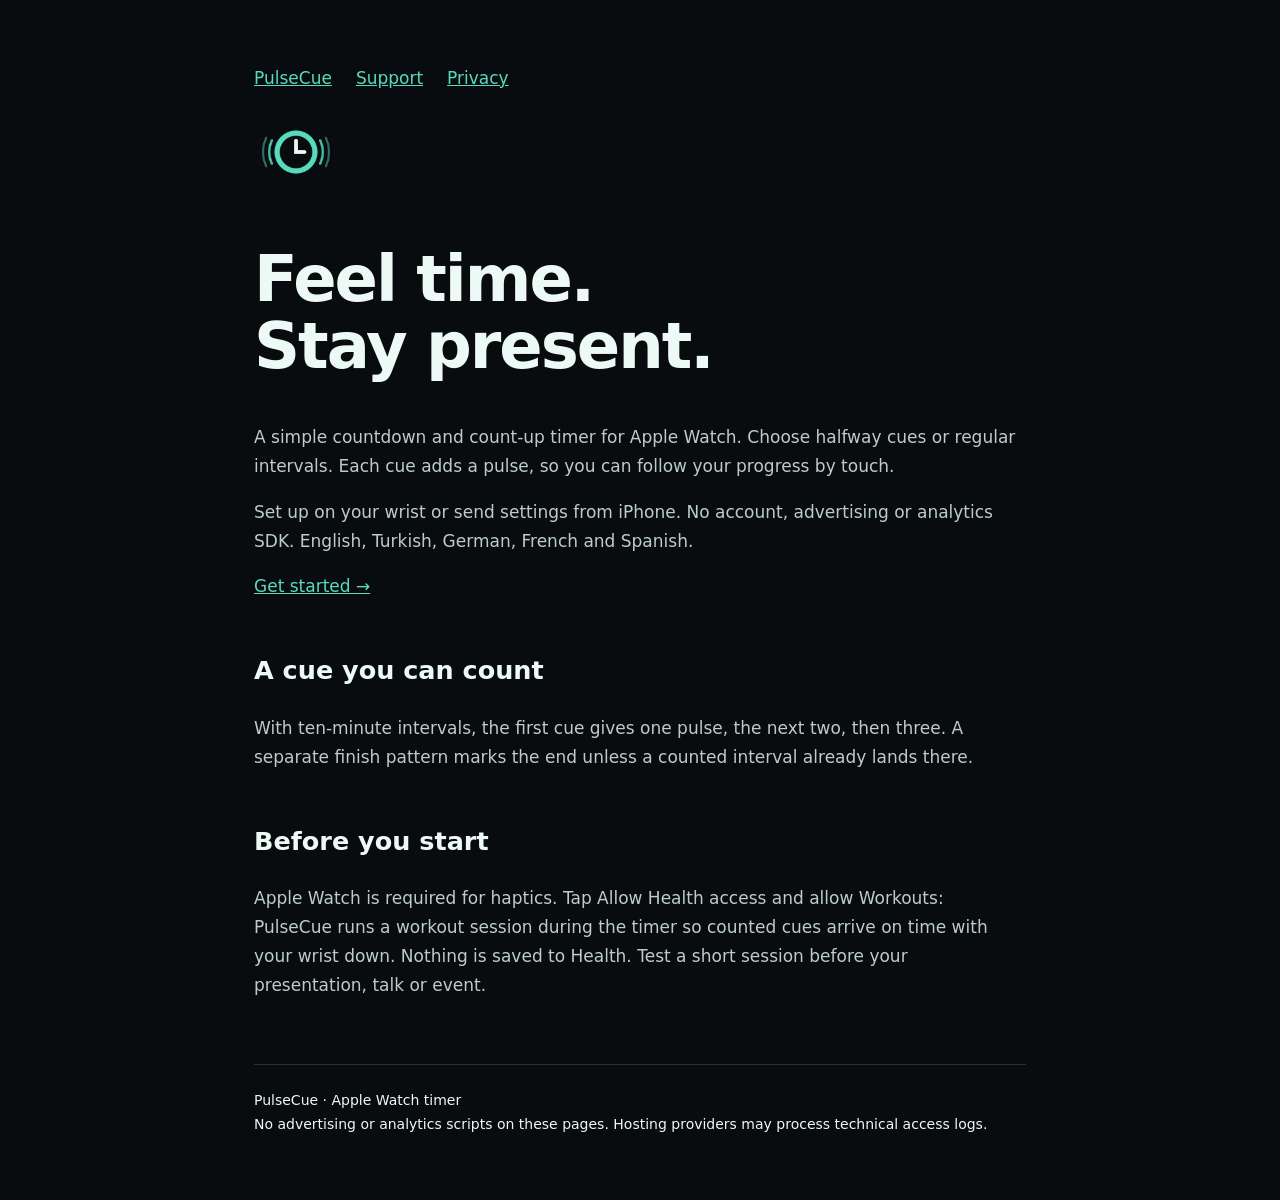
<file: index.html>
<!doctype html><html lang="en"><meta charset="utf-8"><meta name="viewport" content="width=device-width,initial-scale=1"><title>Feel time. Stay present. · PulseCue</title><meta name="description" content="PulseCue Apple Watch timer support and privacy information."><link rel="stylesheet" href="style.css"><main><nav><a href="./">PulseCue</a><a href="support.html">Support</a><a href="privacy.html">Privacy</a></nav><p><img src="icon.png" alt="PulseCue app icon"></p><h1>Feel time.<br>Stay present.</h1><p>A simple countdown and count-up timer for Apple Watch. Choose halfway cues or regular intervals. Each cue adds a pulse, so you can follow your progress by touch.</p><p>Set up on your wrist or send settings from iPhone. No account, advertising or analytics SDK. English, Turkish, German, French and Spanish.</p><p><a href="support.html">Get started →</a></p><h2>A cue you can count</h2><p>With ten-minute intervals, the first cue gives one pulse, the next two, then three. A separate finish pattern marks the end unless a counted interval already lands there.</p><h2>Before you start</h2><p>Apple Watch is required for haptics. Tap Allow Health access and allow Workouts: PulseCue runs a workout session during the timer so counted cues arrive on time with your wrist down. Nothing is saved to Health. Test a short session before your presentation, talk or event.</p><footer>PulseCue · Apple Watch timer<br>No advertising or analytics scripts on these pages. Hosting providers may process technical access logs.</footer></main></html>
</file>
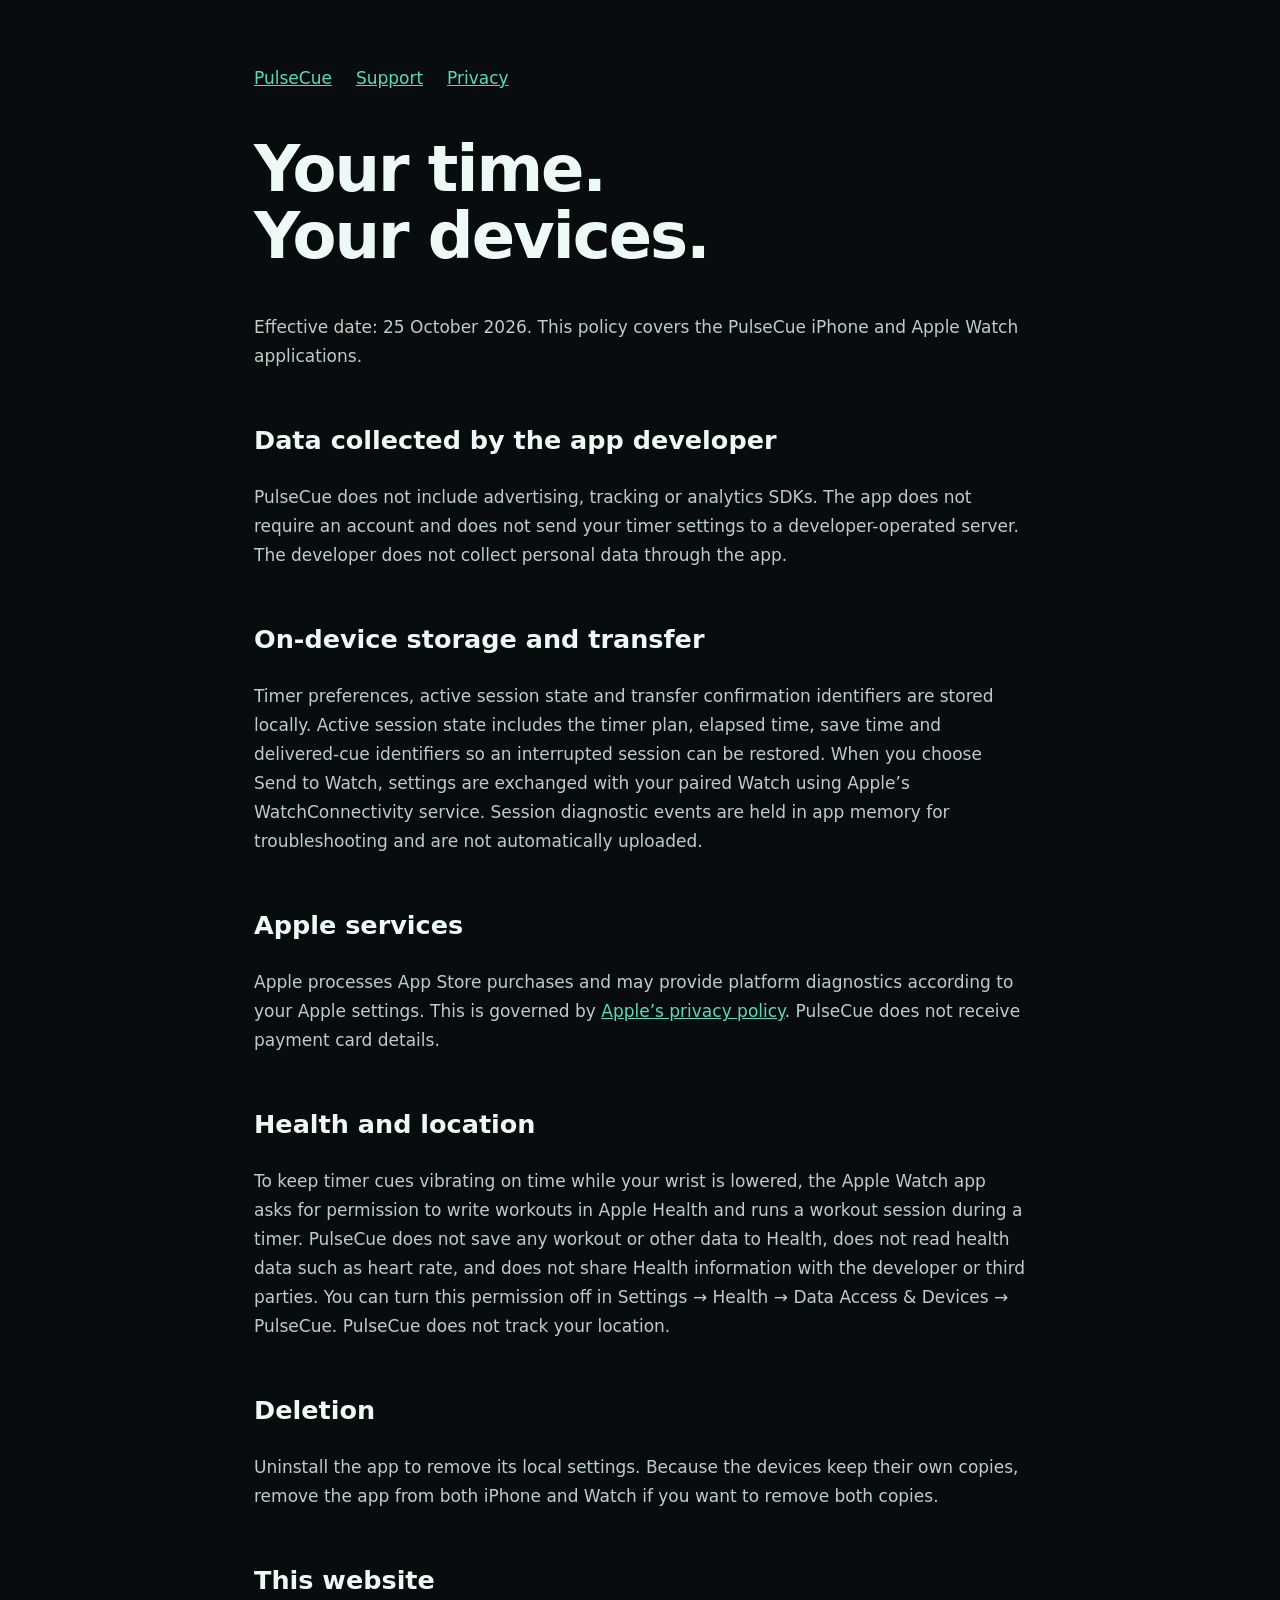
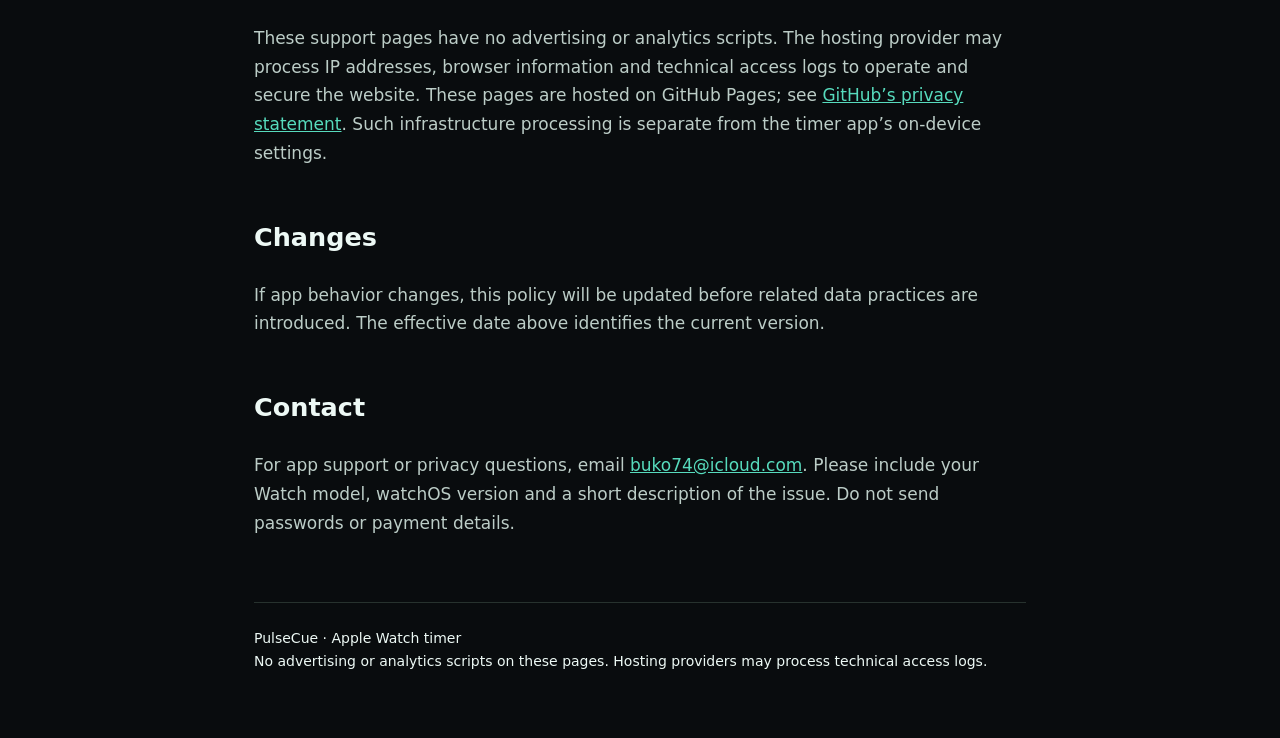
<file: privacy.html>
<!doctype html><html lang="en"><meta charset="utf-8"><meta name="viewport" content="width=device-width,initial-scale=1"><title>Privacy policy · PulseCue</title><meta name="description" content="PulseCue Apple Watch timer support and privacy information."><link rel="stylesheet" href="style.css"><main><nav><a href="./">PulseCue</a><a href="support.html">Support</a><a href="privacy.html">Privacy</a></nav><h1>Your time.<br>Your devices.</h1><p>Effective date: 25 October 2026. This policy covers the PulseCue iPhone and Apple Watch applications.</p><h2>Data collected by the app developer</h2><p>PulseCue does not include advertising, tracking or analytics SDKs. The app does not require an account and does not send your timer settings to a developer-operated server. The developer does not collect personal data through the app.</p><h2>On-device storage and transfer</h2><p>Timer preferences, active session state and transfer confirmation identifiers are stored locally. Active session state includes the timer plan, elapsed time, save time and delivered-cue identifiers so an interrupted session can be restored. When you choose Send to Watch, settings are exchanged with your paired Watch using Apple’s WatchConnectivity service. Session diagnostic events are held in app memory for troubleshooting and are not automatically uploaded.</p><h2>Apple services</h2><p>Apple processes App Store purchases and may provide platform diagnostics according to your Apple settings. This is governed by <a href="https://www.apple.com/legal/privacy/">Apple’s privacy policy</a>. PulseCue does not receive payment card details.</p><h2>Health and location</h2><p>To keep timer cues vibrating on time while your wrist is lowered, the Apple Watch app asks for permission to write workouts in Apple Health and runs a workout session during a timer. PulseCue does not save any workout or other data to Health, does not read health data such as heart rate, and does not share Health information with the developer or third parties. You can turn this permission off in Settings → Health → Data Access &amp; Devices → PulseCue. PulseCue does not track your location.</p><h2>Deletion</h2><p>Uninstall the app to remove its local settings. Because the devices keep their own copies, remove the app from both iPhone and Watch if you want to remove both copies.</p><h2>This website</h2><p>These support pages have no advertising or analytics scripts. The hosting provider may process IP addresses, browser information and technical access logs to operate and secure the website. These pages are hosted on GitHub Pages; see <a href="https://docs.github.com/site-policy/privacy-policies/github-privacy-statement">GitHub’s privacy statement</a>. Such infrastructure processing is separate from the timer app’s on-device settings.</p><h2>Changes</h2><p>If app behavior changes, this policy will be updated before related data practices are introduced. The effective date above identifies the current version.</p><h2>Contact</h2><p>For app support or privacy questions, email <a href="mailto:buko74@icloud.com">buko74@icloud.com</a>. Please include your Watch model, watchOS version and a short description of the issue. Do not send passwords or payment details.</p><footer>PulseCue · Apple Watch timer<br>No advertising or analytics scripts on these pages. Hosting providers may process technical access logs.</footer></main></html>
</file>
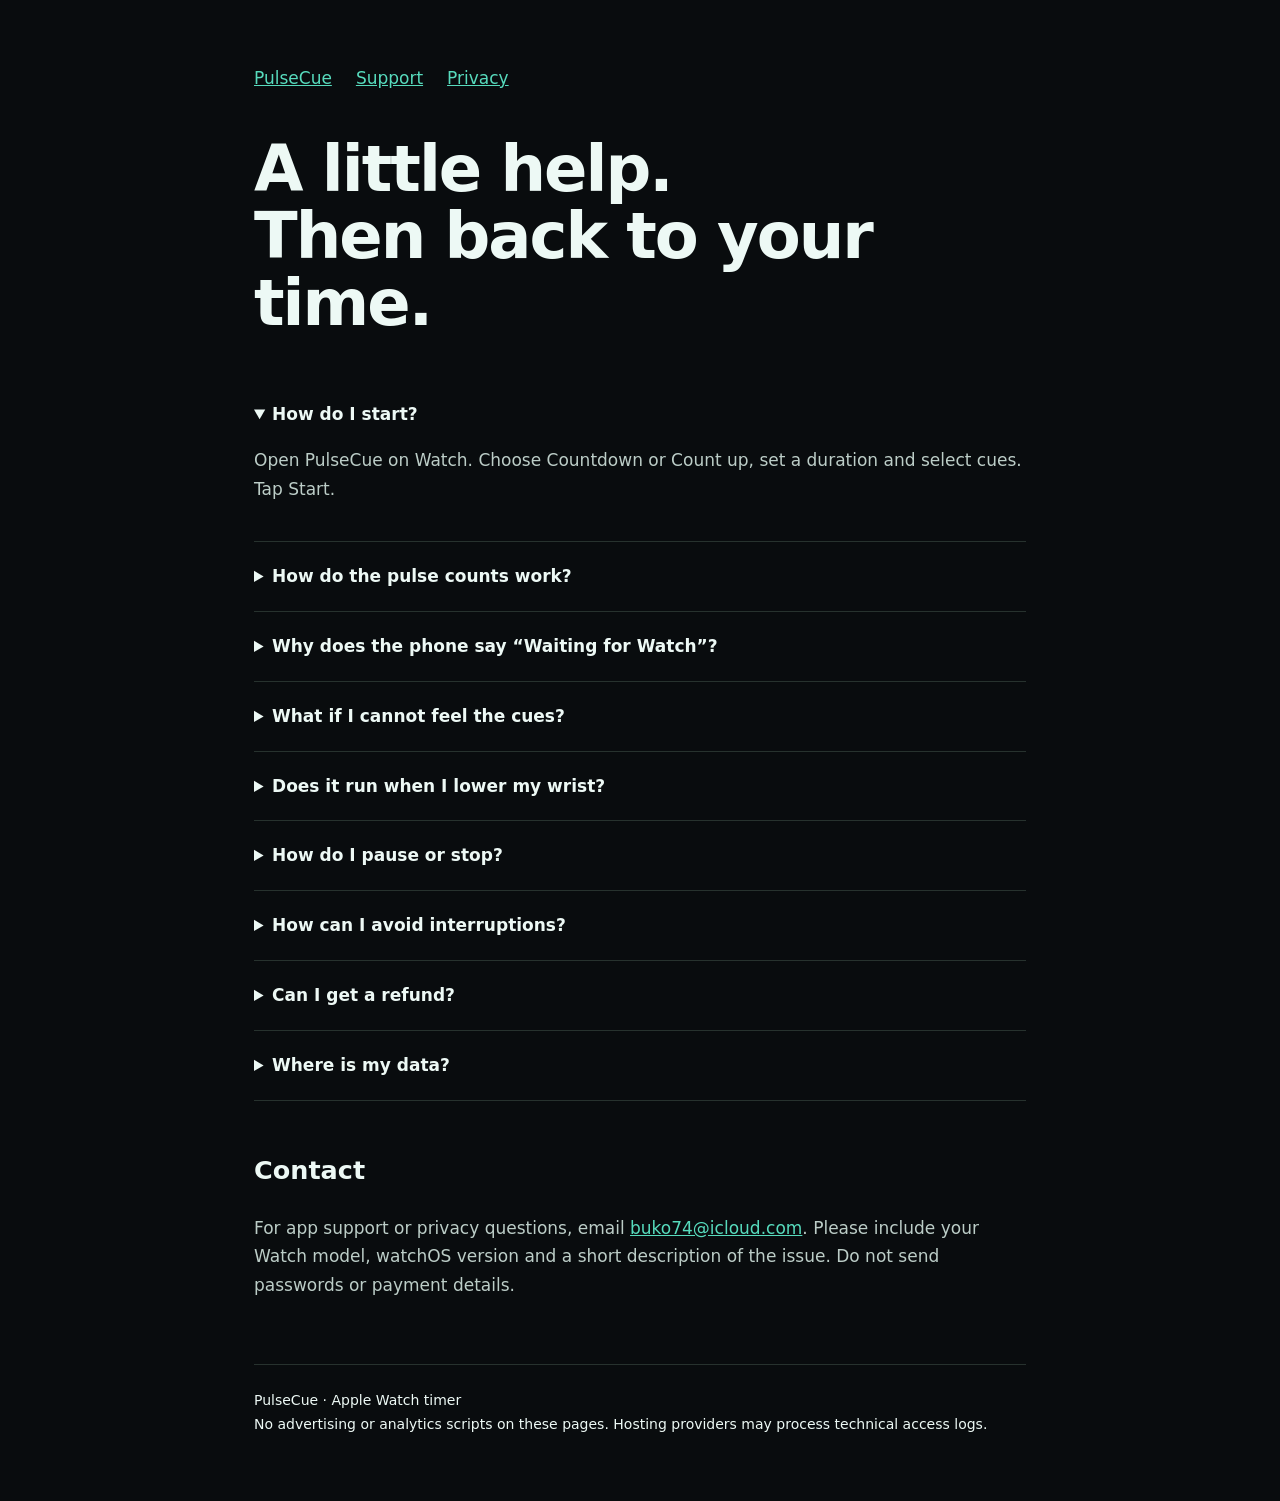
<file: support.html>
<!doctype html><html lang="en"><meta charset="utf-8"><meta name="viewport" content="width=device-width,initial-scale=1"><title>Support · PulseCue</title><meta name="description" content="PulseCue Apple Watch timer support and privacy information."><link rel="stylesheet" href="style.css"><main><nav><a href="./">PulseCue</a><a href="support.html">Support</a><a href="privacy.html">Privacy</a></nav><h1>A little help.<br>Then back to your time.</h1><details open><summary>How do I start?</summary><p>Open PulseCue on Watch. Choose Countdown or Count up, set a duration and select cues. Tap Start.</p></details><details><summary>How do the pulse counts work?</summary><p>Only selected intermediate cues are counted: 1, then 2, then 3. Count-up intervals continue increasing. A numbered interval exactly at the finish plays once without an extra finish pattern.</p></details><details><summary>Why does the phone say “Waiting for Watch”?</summary><p>Success appears only after Watch receives and saves the settings. Open PulseCue on both paired devices and check their connection. Update both apps to the same version, then send again.</p></details><details><summary>What if I cannot feel the cues?</summary><p>Check Watch Settings → Sounds &amp; Haptics, enable haptic alerts and Prominent Haptics, choose the Strong or Alert pattern, and wear the Watch snugly. Test a short session before relying on it. Device settings affect sound and haptics.</p></details><details><summary>Does it run when I lower my wrist?</summary><p>Yes. Tap Allow Health access on Watch or iPhone and allow Workouts. During a timer, PulseCue runs a workout session that keeps counted cues on time with your wrist down; nothing is saved to Health. If access is off, cues play only while PulseCue is open. Turn it on in Settings → Health → Data Access &amp; Devices → PulseCue. The in-app Quick start guide can be reopened from Wrist-down setup.</p></details><details><summary>How do I pause or stop?</summary><p>Use Pause and Resume on the running screen. End returns to setup.</p></details><details><summary>How can I avoid interruptions?</summary><p>Use a Focus to silence other calls and notifications. If you set up a timer on iPhone, send it to Watch first.</p></details><details><summary>Can I get a refund?</summary><p>Apple handles purchases and refunds. Visit <a href="https://reportaproblem.apple.com/">Apple’s purchase support</a>.</p></details><details><summary>Where is my data?</summary><p>Settings are stored on your devices. Uninstalling removes that app’s local data; remove it on both devices if needed. See the <a href="privacy.html">privacy policy</a>.</p></details><h2>Contact</h2><p>For app support or privacy questions, email <a href="mailto:buko74@icloud.com">buko74@icloud.com</a>. Please include your Watch model, watchOS version and a short description of the issue. Do not send passwords or payment details.</p><footer>PulseCue · Apple Watch timer<br>No advertising or analytics scripts on these pages. Hosting providers may process technical access logs.</footer></main></html>
</file>
<file: style.css>
*{box-sizing:border-box}body{margin:0;background:#090c0e;color:#edf9f5;font:17px/1.7 system-ui,sans-serif}main{max-width:820px;margin:auto;padding:64px 24px}nav{display:flex;gap:24px;flex-wrap:wrap}a{color:#57dbbd}h1{font-size:clamp(36px,6vw,64px);line-height:1.05;letter-spacing:-2px}h2{margin-top:48px}p,li{color:#bccdc7}img{width:84px;border-radius:22px}footer{border-top:1px solid #27322e;margin-top:64px;padding-top:24px;font-size:14px}summary{cursor:pointer;font-weight:600}details{padding:20px 0;border-bottom:1px solid #27322e}
</file>
